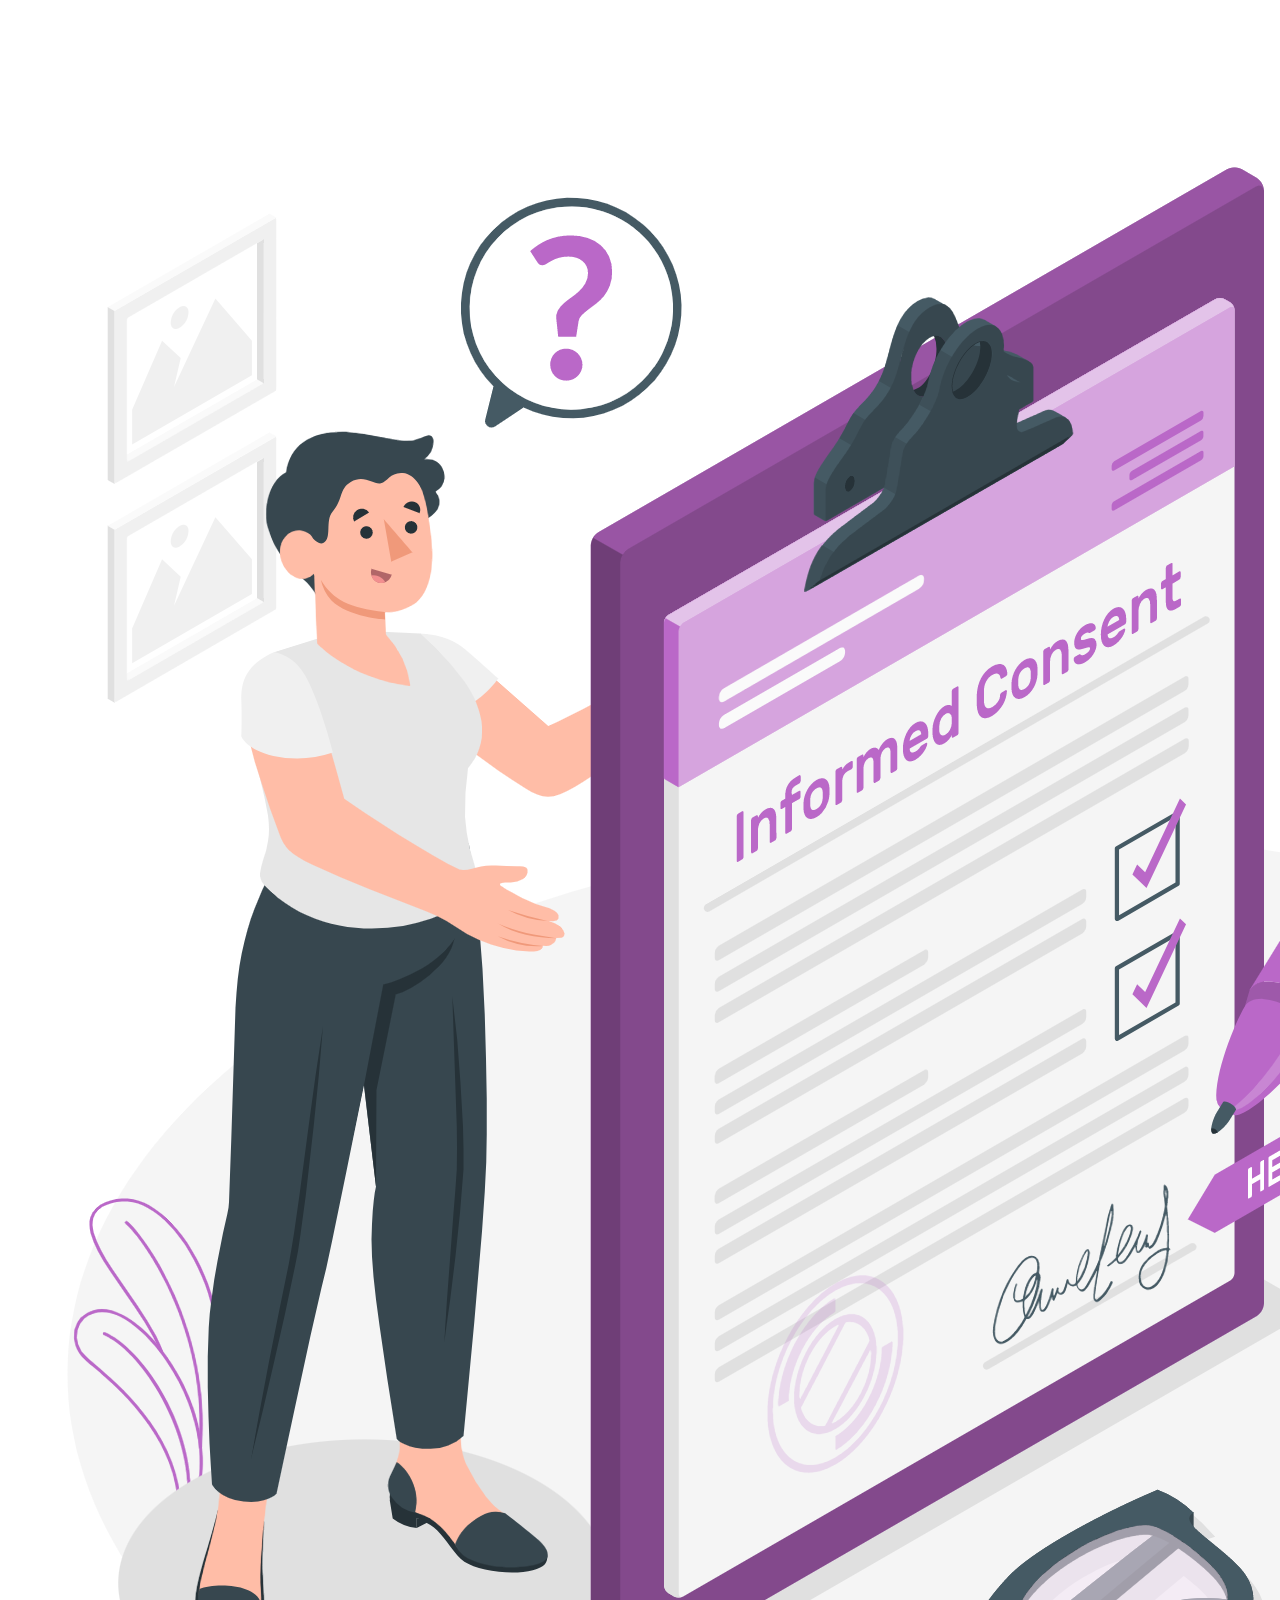
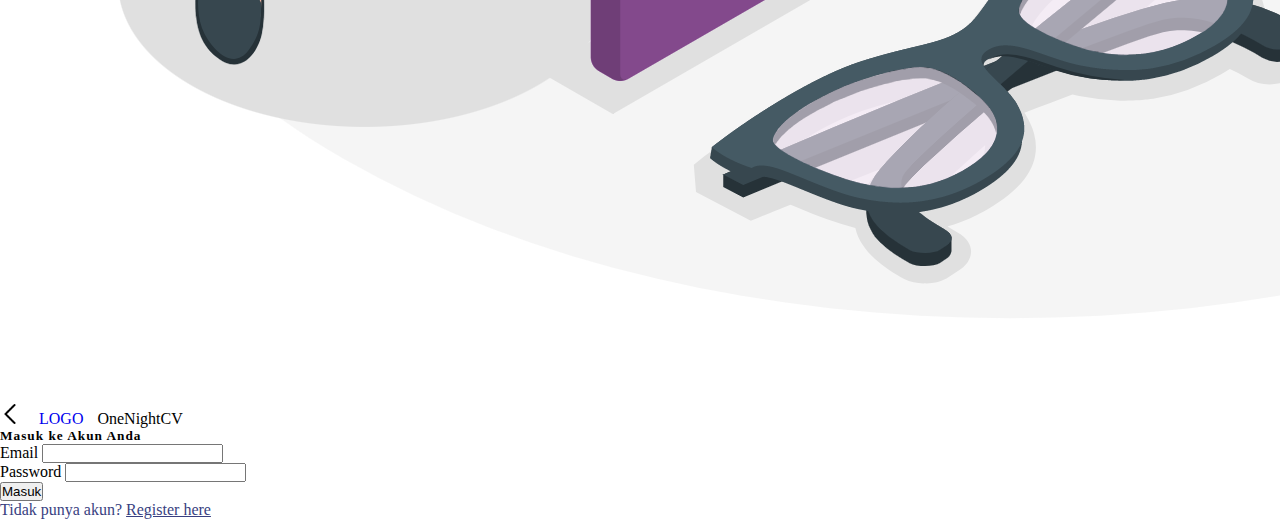
<file: page/register.html>
<!DOCTYPE html>
<html>
    <head>
        <meta charset="utf-8">
        <meta name="viewport" content="width=device-width, initial-scale=1">
        <link rel="stylesheet" href="/css/login.css">
        <link href="https://cdn.jsdelivr.net/npm/bootstrap@5.2.2/dist/css/bootstrap.min.css" rel="stylesheet" integrity="sha384-Zenh87qX5JnK2Jl0vWa8Ck2rdkQ2Bzep5IDxbcnCeuOxjzrPF/et3URy9Bv1WTRi" crossorigin="anonymous">
    </head>
    <body>
        <main class="container">
            <div class="container py-5 h-100">
                <div class="row d-flex justify-content-center align-items-center h-100">
                    <div class="col col-xl-10">
                        <div class="card" style="border-radius: 1rem;">
                            <div class="row g-0 align-items-center">
                                <div class="col-md-6 col-lg-5 d-none d-md-block text-center">
                                    <img src="/img/Consent-amico.png" alt="login form" class="img-fluid w-75">
                                </div>
                                <div class="col-md-6 col-lg-7 d-flex align-items-center">
                                    <div class="card-body p-4 p-lg-5 text-black">
                                        <form>
                                            <div class="d-flex align-items-center mb-3 pb-1">
                                                <form>
                                                    <img src="/img/back.png" alt="Back" width="20" onclick="history.back()">
                                                </form>
                                                <!--Masukin buat headnya, Logo dll-->
                                                <a class="logoLogin" href="/index.html">
                                                    <!-- img -->
                                                    LOGO
                                                    <span class="label fw-bold fs-3 logoLabel"> OneNightCV </span>
                                                </a>
                                                
                                            </div>
                                            <h5 class="fw-normal mb-3 pb-3" style="letter-spacing: 1px;">Masuk ke Akun Anda</h5>
                                            <div class="faorm-outline mb-4">
                                                <label class="form-label" for="form2Example17">Email</label>
                                                <input type="email" id="form2Example17" class="form-control form-control-lg" />
                                            </div>
                                        <div class="form-outline mb-4">
                                            <label class="form-label" for="form2Example27">Password</label>
                                            <input type="password" id="form2Example27" class="form-control form-control-lg" />
                                        </div>
                                        <div class="pt-1 mb-4">
                                            <button class="btn btn-dark btn-lg btn-block" type="button">Masuk</button>
                                        </div>
                                        <p class="mb-5 pb-lg-2" style="color: #393f81;">Tidak punya akun? <a href="#!" style="color: #393f81;">Register here</a></p>
                                        </form>

                                    </div>
                                </div>
                            </div>
                        </div>
                    </div>
                </div>
            </div>
        </main>
    </body>
</html>
</file>
<file: css/login.css>
*{
    padding: 0;
    margin: 0;
    box-sizing: border-box;
}
.logoLogin{
    margin: 0 0 0 15px;
    text-decoration: none;

}
.logoLabel{
    margin: 0 0 0 10px;
    color: black;
    
}
</file>
